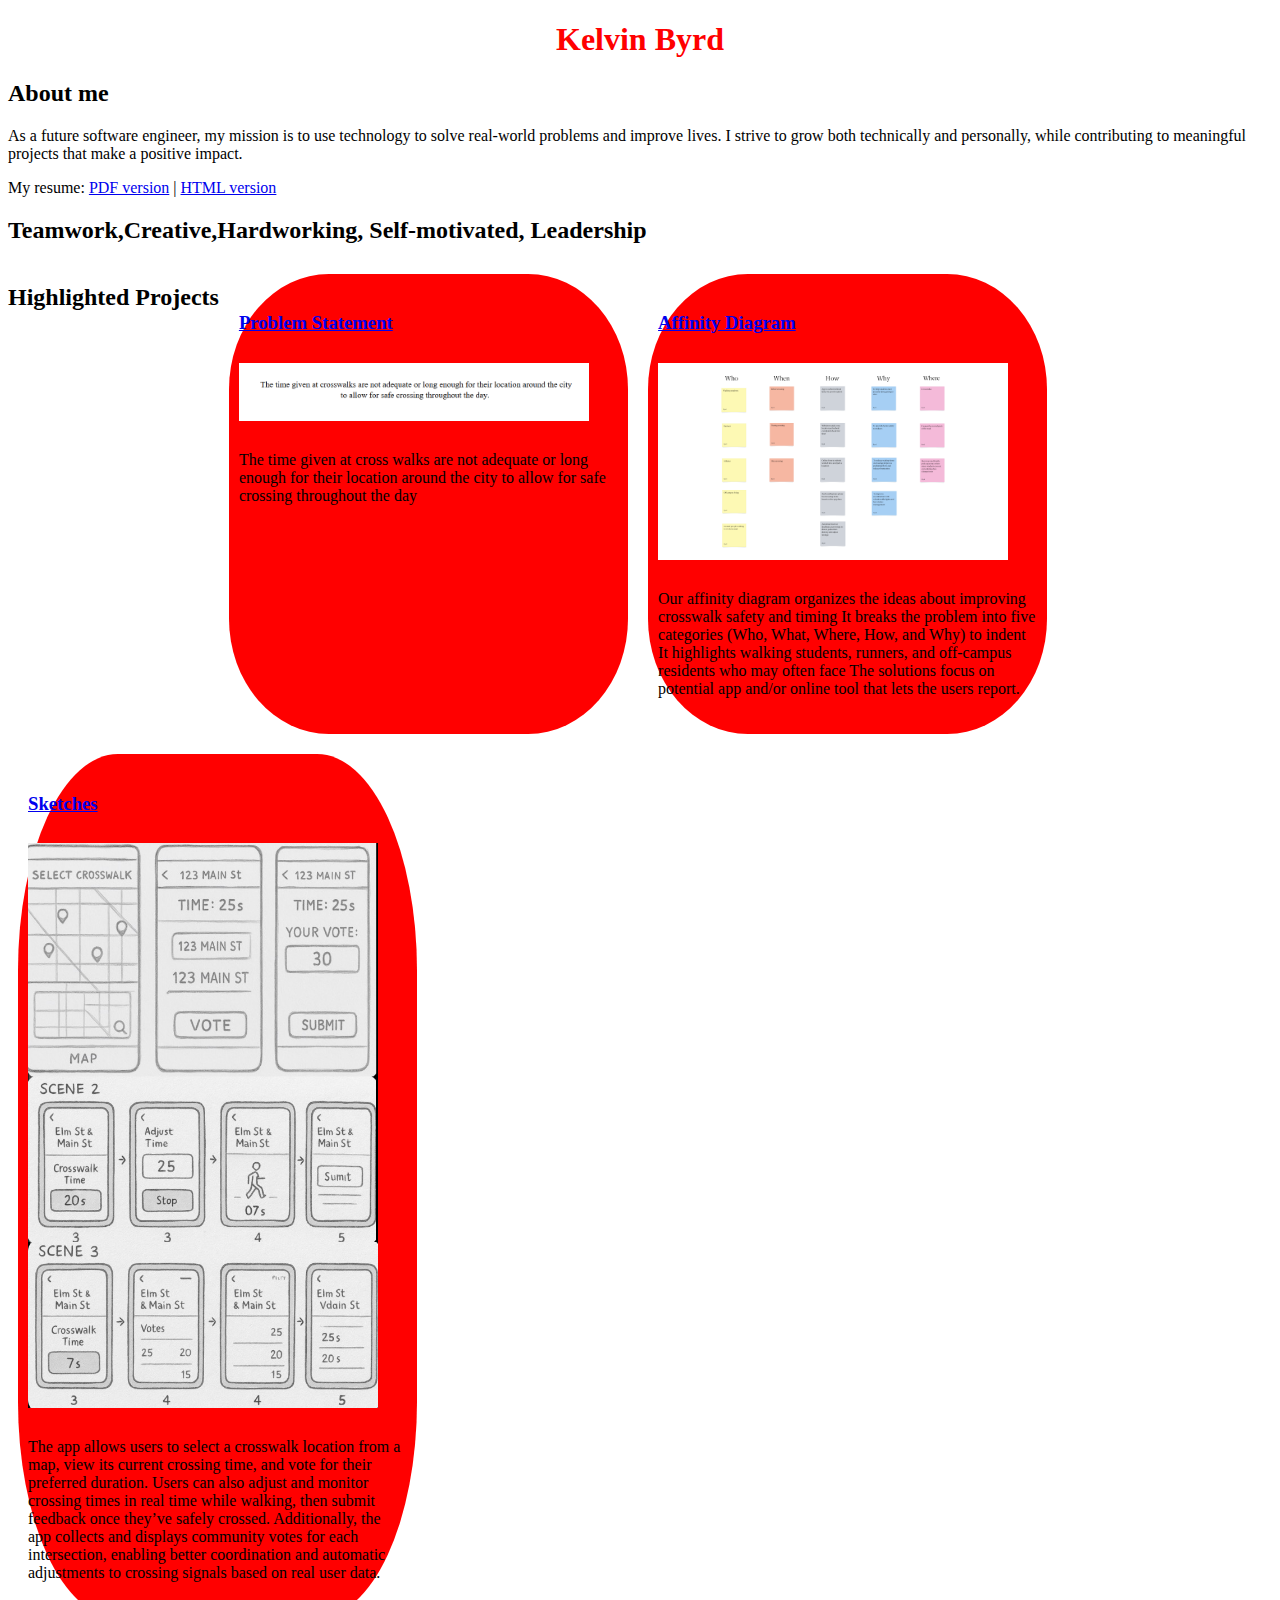
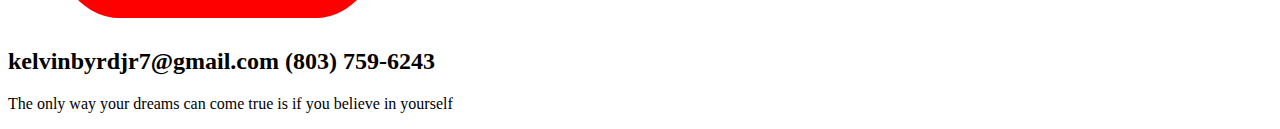
<file: index.html>
<!DOCTYPE html>
<html>
    <head>
        <title>CSCE 190: Kelvin Byrd</title>
        <link rel="stylesheet" href="styles.css">
    </head>
<body>
    <h1>Kelvin Byrd</h1>
        <div class="about">
        <h2>About me</h2>
        <p>As a future software engineer, my mission is to use technology to solve real-world problems and improve lives. I strive to grow both technically and personally, while contributing to meaningful projects that make a positive impact.</p>
    <span>
            My resume: <a href="files/final_resume.pdf">PDF version</a>
|       <a href="files/final_resume.html">HTML version</a>
    </span>
    </div>
    <div class="skills">
        <h2>Teamwork,Creative,Hardworking, Self-motivated, Leadership</h2>
    </div>
    <div class="projects">
    <h2>Highlighted Projects</h2>    
    
        <!--Problem Statement Assignment-->
    <section class="project">
        <a href="files/problem_statementcsce190.pdf"><h3>Problem Statement</h3></a>
        <a href="files/problem_statementcsce190.pdf"><img src="images/problems_statementcsce190.png"></a>
    <p>The time given at cross walks are not adequate or long enough for their location around the city to 
        allow for safe crossing throughout the day</p>
</section>
        <!--Affinity Diagram Assignment -->
<section class="project">
    <a href="files/affinity_diagramcsce190.pdf"><h3>Affinity Diagram</h3></a>
    <a href="files/affinity_diagramcsce190.pdf"><img src="images/affinity_diagramcsce190.png"></a>
    <p>
        Our affinity diagram organizes the ideas about improving crosswalk safety and timing   
        It breaks the problem into five categories (Who, What, Where, How, and Why) to indent
        It highlights walking students, runners, and off-campus residents who may often face   
        The solutions focus on  potential app and/or online tool that lets the users report.
    </p>
</section>
     <!--Sketches Assignment-->
<section class="project">
    <a href="files/sketches_csce190.pdf"><h3>Sketches</h3></a>
    <a href="files/sketches_csce190.pdf"><img src="images/sketches_csce190.png"></a>
    <p>
        The app allows users to select a crosswalk location from a map, view its current crossing time, 
        and vote for their preferred duration. Users can also adjust and monitor crossing times in real time while walking, 
        then submit feedback once they’ve safely crossed. Additionally, the app collects and displays community votes for each intersection, 
        enabling better coordination and automatic adjustments to crossing signals based on real user data.
    </p>
</section>    
    </div>
    <div class="contact">
    <h2>kelvinbyrdjr7@gmail.com (803) 759-6243</h2>
</div>
    <p>The only way your dreams can come true is if you believe in yourself</p>
</body>
</html>
</file>
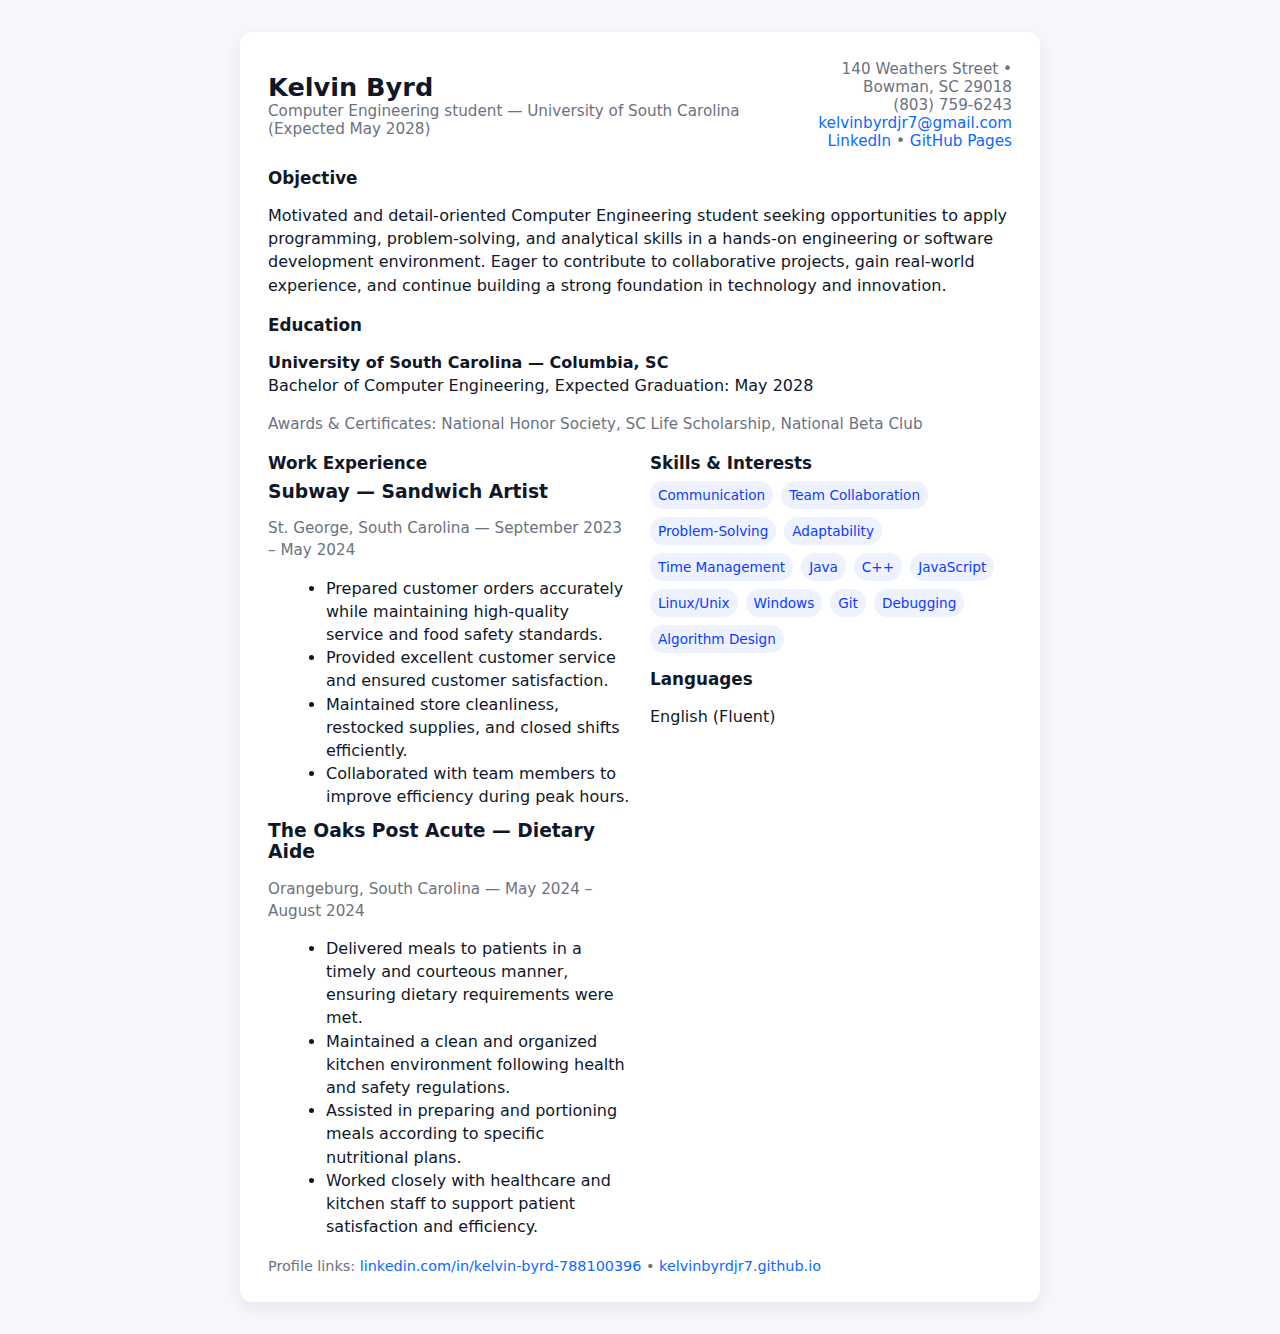
<file: final_resume.html>
<!doctype html>
<html lang="en">
<head>
  <meta charset="utf-8" />
  <meta name="viewport" content="width=device-width,initial-scale=1" />
  <title>Kelvin Byrd — Resume</title>
  <style>
    :root{--bg:#f6f8fb;--card:#fff;--accent:#0b69ff;--muted:#6b7280;--maxw:800px}
    body{font-family:Inter,system-ui,Arial,sans-serif;background:var(--bg);color:#0f172a;margin:0;padding:32px;display:flex;justify-content:center}
    .container{max-width:var(--maxw);width:100%}
    .card{background:var(--card);border-radius:12px;padding:28px;box-shadow:0 6px 20px rgba(12,15,30,0.08)}
    header{display:flex;align-items:center;justify-content:space-between;gap:16px}
    .name{font-size:1.6rem;font-weight:700}
    .contact{font-size:0.95rem;color:var(--muted);text-align:right}
    .section{margin-top:18px}
    h2{font-size:1.05rem;margin:0 0 8px 0;color:#111827}
    p, li{line-height:1.45;color:#0f172a}
    .meta{color:var(--muted);font-size:0.95rem}
    ul{margin:6px 0 0 18px}
    .skills{display:flex;flex-wrap:wrap;gap:8px;margin-top:8px}
    .tag{background:#eef2ff;color:#0b3bff;padding:6px 8px;border-radius:999px;font-size:0.85rem}
    a{color:var(--accent);text-decoration:none}
    .two-col{display:grid;grid-template-columns:1fr 1fr;gap:20px}
    @media (max-width:640px){.two-col{grid-template-columns:1fr}}
  </style>
</head>
<body>
  <div class="container">
    <div class="card">
      <header>
        <div>
          <div class="name">Kelvin Byrd</div>
          <div class="meta">Computer Engineering student — University of South Carolina (Expected May 2028)</div>
        </div>
        <div class="contact">
          140 Weathers Street • Bowman, SC 29018<br/>
          (803) 759-6243<br/>
          <a href="mailto:kelvinbyrdjr7@gmail.com">kelvinbyrdjr7@gmail.com</a><br/>
          <a href="https://www.linkedin.com/in/kelvin-byrd-788100396/" target="_blank">LinkedIn</a> • 
          <a href="https://kelvinbyrdjr7.github.io/" target="_blank">GitHub Pages</a>
        </div>
      </header>

      <section class="section">
        <h2>Objective</h2>
        <p>Motivated and detail-oriented Computer Engineering student seeking opportunities to apply programming, problem-solving, and analytical skills in a hands-on engineering or software development environment. Eager to contribute to collaborative projects, gain real-world experience, and continue building a strong foundation in technology and innovation.</p>
      </section>

      <section class="section">
        <h2>Education</h2>
        <p><strong>University of South Carolina — Columbia, SC</strong><br/>
        Bachelor of Computer Engineering, Expected Graduation: May 2028</p>
        <p class="meta">Awards & Certificates: National Honor Society, SC Life Scholarship, National Beta Club</p>
      </section>

      <section class="section two-col">
        <div>
          <h2>Work Experience</h2>
          <h3 style="margin:8px 0 4px 0"><strong>Subway</strong> — Sandwich Artist</h3>
          <p class="meta">St. George, South Carolina — September 2023 – May 2024</p>
          <ul>
            <li>Prepared customer orders accurately while maintaining high-quality service and food safety standards.</li>
            <li>Provided excellent customer service and ensured customer satisfaction.</li>
            <li>Maintained store cleanliness, restocked supplies, and closed shifts efficiently.</li>
            <li>Collaborated with team members to improve efficiency during peak hours.</li>
          </ul>

          <h3 style="margin:12px 0 4px 0"><strong>The Oaks Post Acute</strong> — Dietary Aide</h3>
          <p class="meta">Orangeburg, South Carolina — May 2024 – August 2024</p>
          <ul>
            <li>Delivered meals to patients in a timely and courteous manner, ensuring dietary requirements were met.</li>
            <li>Maintained a clean and organized kitchen environment following health and safety regulations.</li>
            <li>Assisted in preparing and portioning meals according to specific nutritional plans.</li>
            <li>Worked closely with healthcare and kitchen staff to support patient satisfaction and efficiency.</li>
          </ul>
        </div>

        <div>
          <h2>Skills & Interests</h2>
          <div class="skills">
            <span class="tag">Communication</span>
            <span class="tag">Team Collaboration</span>
            <span class="tag">Problem-Solving</span>
            <span class="tag">Adaptability</span>
            <span class="tag">Time Management</span>
            <span class="tag">Java</span>
            <span class="tag">C++</span>
            <span class="tag">JavaScript</span>
            <span class="tag">Linux/Unix</span>
            <span class="tag">Windows</span>
            <span class="tag">Git</span>
            <span class="tag">Debugging</span>
            <span class="tag">Algorithm Design</span>
          </div>

          <h2 style="margin-top:16px">Languages</h2>
          <p>English (Fluent)</p>
        </div>
      </section>

      <footer style="margin-top:20px;font-size:0.9rem;color:var(--muted)">
        Profile links: <a href="https://www.linkedin.com/in/kelvin-byrd-788100396/" target="_blank">linkedin.com/in/kelvin-byrd-788100396</a> • <a href="https://kelvinbyrdjr7.github.io/" target="_blank">kelvinbyrdjr7.github.io</a>
      </footer>
    </div>
  </div>
</body>
</html>
</file>
<file: styles.css>
body {
    background: #ffffff;
    font-family:Georgia, 'Times New Roman', Times, serif, Times, serif;

}
h1 {
    text-align: center;
    color: #ff0000;
}
.about {
background: #ffffff;
}
.projects { 
        display:flex; flex-wrap:wrap; } /* condensed to save space */
.project {
    width: 30%;
    margin: 10px;
    padding: 20px 10px;
    background: #ff0000; 
    border-radius: 25%;
}
.project img { 
    width: 350px;
    height: auto
    display: block;
    margin: 10px auto ;
    border-radius; 10px
}
</file>
